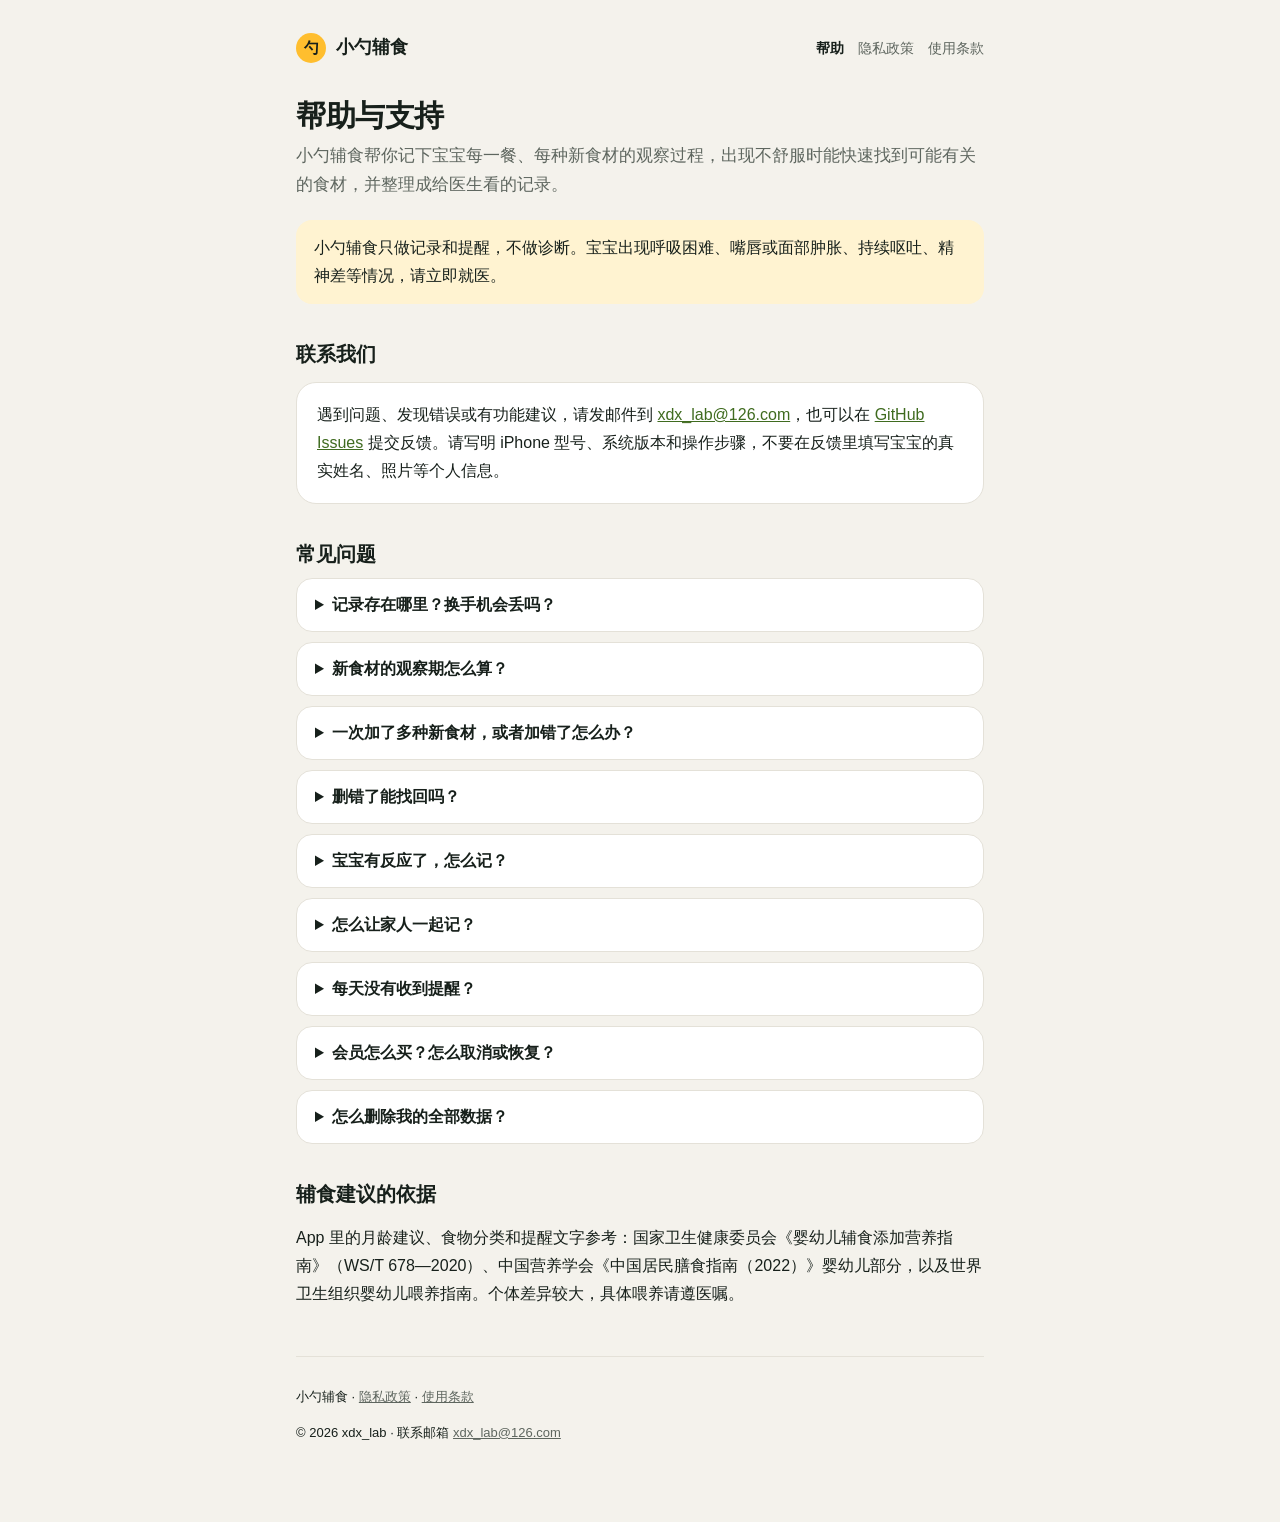
<file: index.html>
<!DOCTYPE html>
<html lang="zh-CN">
<head>
  <meta charset="utf-8">
  <meta name="viewport" content="width=device-width, initial-scale=1">
  <title>小勺辅食 · 帮助与支持</title>
  <meta name="description" content="小勺辅食：记录宝宝辅食与排敏过程的 iPhone App。常见问题、联系方式、隐私政策和使用条款。">
  <link rel="stylesheet" href="style.css">
</head>
<body>
<div class="wrap">
  <header class="site">
    <a class="brand" href="./"><span class="dot">勺</span>小勺辅食</a>
    <nav class="links">
      <a href="./" aria-current="page">帮助</a>
      <a href="privacy.html">隐私政策</a>
      <a href="terms.html">使用条款</a>
    </nav>
  </header>

  <h1>帮助与支持</h1>
  <p class="lead">小勺辅食帮你记下宝宝每一餐、每种新食材的观察过程，出现不舒服时能快速找到可能有关的食材，并整理成给医生看的记录。</p>

  <div class="notice">
    <p>小勺辅食只做记录和提醒，不做诊断。宝宝出现呼吸困难、嘴唇或面部肿胀、持续呕吐、精神差等情况，请立即就医。</p>
  </div>

  <h2>联系我们</h2>
  <div class="card">
    <p>遇到问题、发现错误或有功能建议，请发邮件到 <a href="mailto:xdx_lab@126.com">xdx_lab@126.com</a>，也可以在 <a href="https://github.com/xdx888999/xsfs-support/issues">GitHub Issues</a> 提交反馈。请写明 iPhone 型号、系统版本和操作步骤，不要在反馈里填写宝宝的真实姓名、照片等个人信息。</p>
  </div>

  <h2>常见问题</h2>

  <details>
    <summary>记录存在哪里？换手机会丢吗？</summary>
    <p>记录保存在手机上，并通过你自己的 iCloud 同步。换新手机时登录同一个 Apple 账户、打开 iCloud，再安装小勺辅食，记录会自动同步回来。没有登录 iCloud 时只保存在本机，删除 App 后无法恢复，建议定期在「我的 › 导出全部数据」备份。</p>
  </details>

  <details>
    <summary>新食材的观察期怎么算？</summary>
    <p>第一次记到某种食材时，会自动开始观察，首次吃的当天算第 1 天。观察天数默认 3 天，可以在「我的 › 观察天数」改成 2～5 天。观察期内每天可以点「今天一切正常」确认；观察期满且没有记录反应，下次打开 App 时会自动标为「已通过」。</p>
  </details>

  <details>
    <summary>一次加了多种新食材，或者加错了怎么办？</summary>
    <p>在首页「今天吃了」里点开那一餐，取消勾选加错的食材再保存。如果这种食材没有在其他餐里出现过，它的观察会自动取消，回到「未尝试」。也可以长按首页的观察卡片，直接跳到那一餐修改。</p>
  </details>

  <details>
    <summary>删错了能找回吗？</summary>
    <p>删除一餐、反应记录、奶量、计划、常用搭配或自定义食材后，屏幕底部会出现「撤回」，几秒内点一下就能恢复。删除宝宝和「删除全部数据」不能撤回，操作前会再次确认。</p>
  </details>

  <details>
    <summary>宝宝有反应了，怎么记？</summary>
    <p>在观察卡片上点「有反应」，选症状和程度，可以拍照。App 会列出近 72 小时第一次吃的食材供你勾选为「可疑」，被标为可疑的食材不会再自动通过。记错了可以在首页或日历里点开这条反应修改或删除，只因这条记录被标为可疑的食材会恢复原来的状态。</p>
  </details>

  <details>
    <summary>怎么让家人一起记？</summary>
    <p>在「我的 › 家人共享」里邀请家人。对方需要使用 iPhone、登录 iCloud 并安装小勺辅食，点开邀请链接即可加入。免费版可邀请 2 位家人，会员不限人数。长辈可以在自己的手机上开启「长辈模式」，界面只有大字和几个按钮。</p>
  </details>

  <details>
    <summary>每天没有收到提醒？</summary>
    <p>提醒只在有食材正在观察时发送。请检查：iPhone「设置 › 通知 › 小勺辅食」是否允许通知；「我的 › 每日提醒」时间是否正确；专注模式是否屏蔽了通知。开启了「长辈模式」的手机不发送提醒，提醒会发到其他家人的手机上。</p>
  </details>

  <details>
    <summary>会员怎么买？怎么取消或恢复？</summary>
    <p>会员有两种：年付（前 7 天免费，之后按年自动续费）和终身买断。购买、续费和退款都由 Apple 处理。取消自动续费：打开 iPhone「设置」，点你的名字 › 订阅 › 小勺辅食，至少在当前周期结束前 24 小时取消。换手机或重装后，在会员页点「恢复购买」即可。</p>
  </details>

  <details>
    <summary>怎么删除我的全部数据？</summary>
    <p>在「我的 › 删除全部数据」可以一次删除你创建的所有宝宝、记录和照片，iCloud 里的副本也会一起删除，无法恢复。家人共享给你的宝宝不受影响。详细说明见<a href="privacy.html">隐私政策</a>。</p>
  </details>

  <h2>辅食建议的依据</h2>
  <p>App 里的月龄建议、食物分类和提醒文字参考：国家卫生健康委员会《婴幼儿辅食添加营养指南》（WS/T 678—2020）、中国营养学会《中国居民膳食指南（2022）》婴幼儿部分，以及世界卫生组织婴幼儿喂养指南。个体差异较大，具体喂养请遵医嘱。</p>

  <footer class="site">
    <p>小勺辅食 · <a href="privacy.html">隐私政策</a> · <a href="terms.html">使用条款</a></p>
    <p>© 2026 xdx_lab · 联系邮箱 <a href="mailto:xdx_lab@126.com">xdx_lab@126.com</a></p>
  </footer>
</div>
</body>
</html>
</file>
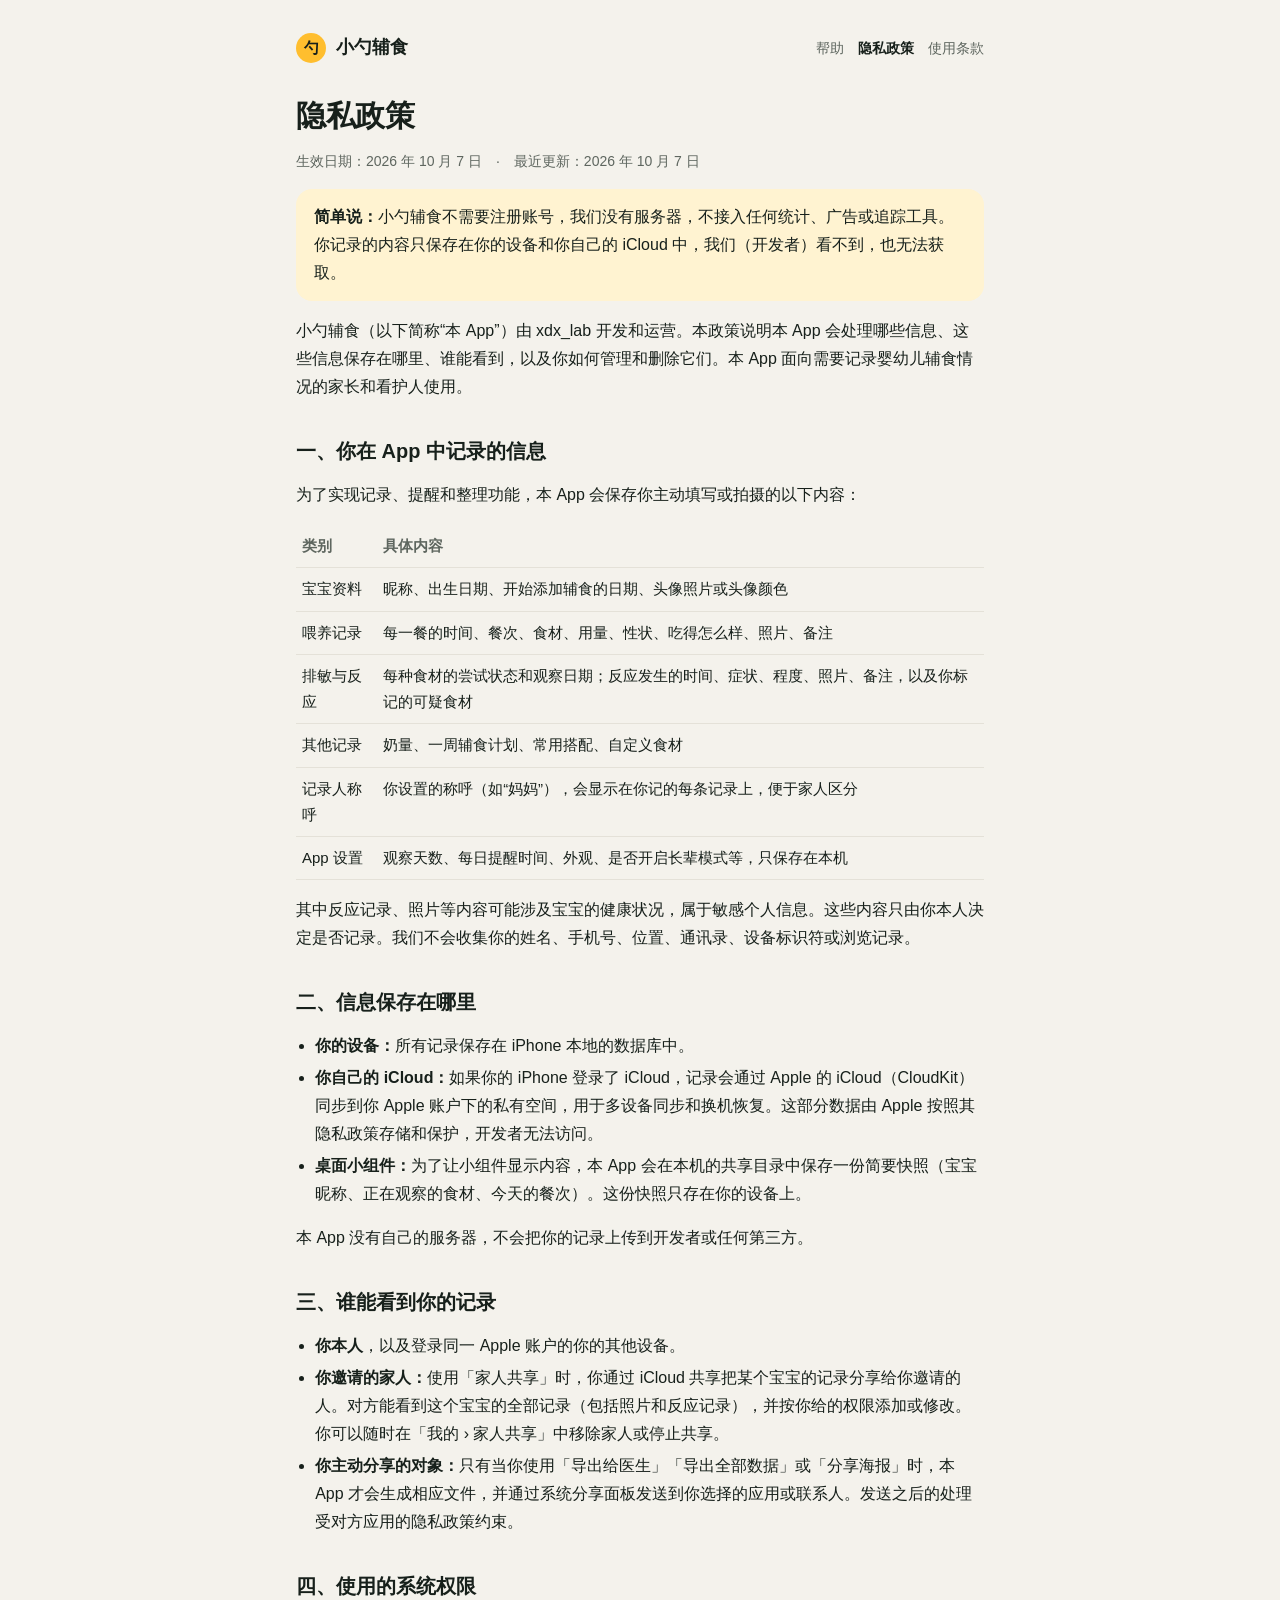
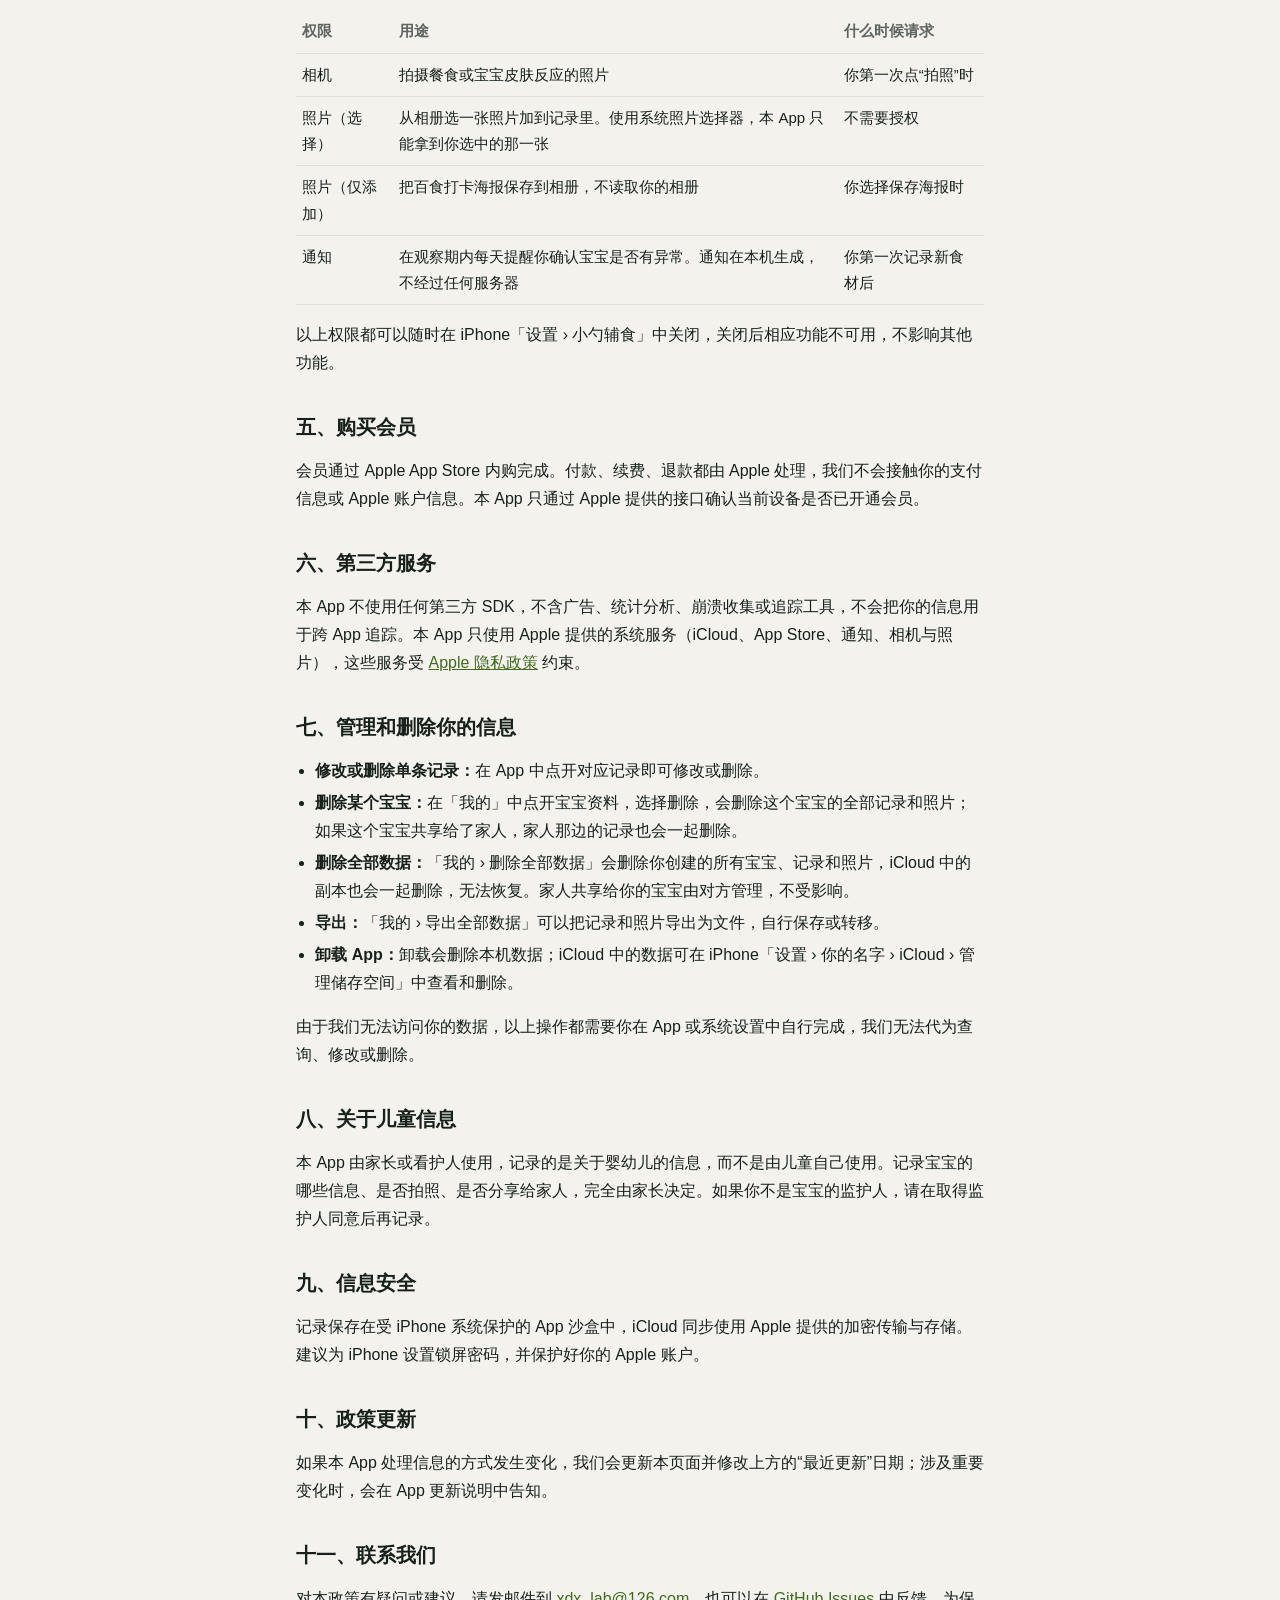
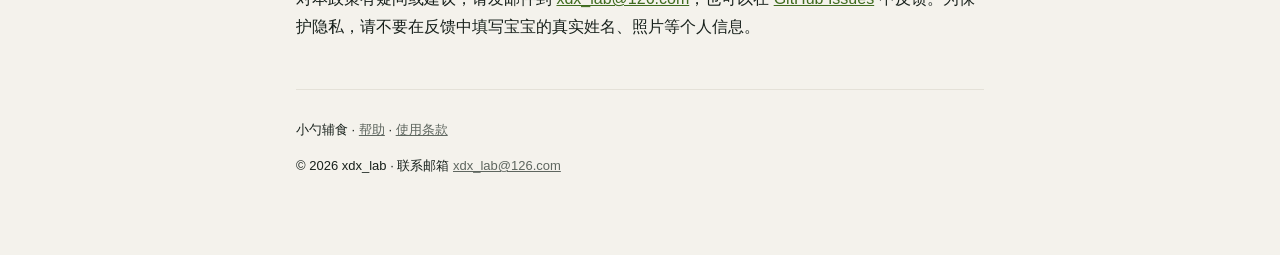
<file: privacy.html>
<!DOCTYPE html>
<html lang="zh-CN">
<head>
  <meta charset="utf-8">
  <meta name="viewport" content="width=device-width, initial-scale=1">
  <title>小勺辅食 · 隐私政策</title>
  <meta name="description" content="小勺辅食隐私政策：不需要注册，没有服务器，记录只保存在你的设备和你自己的 iCloud 中。">
  <link rel="stylesheet" href="style.css">
</head>
<body>
<div class="wrap">
  <header class="site">
    <a class="brand" href="./"><span class="dot">勺</span>小勺辅食</a>
    <nav class="links">
      <a href="./">帮助</a>
      <a href="privacy.html" aria-current="page">隐私政策</a>
      <a href="terms.html">使用条款</a>
    </nav>
  </header>

  <h1>隐私政策</h1>
  <p class="muted">生效日期：2026 年 10 月 7 日　·　最近更新：2026 年 10 月 7 日</p>

  <div class="notice">
    <p><strong>简单说：</strong>小勺辅食不需要注册账号，我们没有服务器，不接入任何统计、广告或追踪工具。你记录的内容只保存在你的设备和你自己的 iCloud 中，我们（开发者）看不到，也无法获取。</p>
  </div>

  <p>小勺辅食（以下简称“本 App”）由 xdx_lab 开发和运营。本政策说明本 App 会处理哪些信息、这些信息保存在哪里、谁能看到，以及你如何管理和删除它们。本 App 面向需要记录婴幼儿辅食情况的家长和看护人使用。</p>

  <h2>一、你在 App 中记录的信息</h2>
  <p>为了实现记录、提醒和整理功能，本 App 会保存你主动填写或拍摄的以下内容：</p>
  <div class="table-scroll">
  <table>
    <tr><th>类别</th><th>具体内容</th></tr>
    <tr><td>宝宝资料</td><td>昵称、出生日期、开始添加辅食的日期、头像照片或头像颜色</td></tr>
    <tr><td>喂养记录</td><td>每一餐的时间、餐次、食材、用量、性状、吃得怎么样、照片、备注</td></tr>
    <tr><td>排敏与反应</td><td>每种食材的尝试状态和观察日期；反应发生的时间、症状、程度、照片、备注，以及你标记的可疑食材</td></tr>
    <tr><td>其他记录</td><td>奶量、一周辅食计划、常用搭配、自定义食材</td></tr>
    <tr><td>记录人称呼</td><td>你设置的称呼（如“妈妈”），会显示在你记的每条记录上，便于家人区分</td></tr>
    <tr><td>App 设置</td><td>观察天数、每日提醒时间、外观、是否开启长辈模式等，只保存在本机</td></tr>
  </table>
  </div>
  <p>其中反应记录、照片等内容可能涉及宝宝的健康状况，属于敏感个人信息。这些内容只由你本人决定是否记录。我们不会收集你的姓名、手机号、位置、通讯录、设备标识符或浏览记录。</p>

  <h2>二、信息保存在哪里</h2>
  <ul>
    <li><strong>你的设备：</strong>所有记录保存在 iPhone 本地的数据库中。</li>
    <li><strong>你自己的 iCloud：</strong>如果你的 iPhone 登录了 iCloud，记录会通过 Apple 的 iCloud（CloudKit）同步到你 Apple 账户下的私有空间，用于多设备同步和换机恢复。这部分数据由 Apple 按照其隐私政策存储和保护，开发者无法访问。</li>
    <li><strong>桌面小组件：</strong>为了让小组件显示内容，本 App 会在本机的共享目录中保存一份简要快照（宝宝昵称、正在观察的食材、今天的餐次）。这份快照只存在你的设备上。</li>
  </ul>
  <p>本 App 没有自己的服务器，不会把你的记录上传到开发者或任何第三方。</p>

  <h2>三、谁能看到你的记录</h2>
  <ul>
    <li><strong>你本人</strong>，以及登录同一 Apple 账户的你的其他设备。</li>
    <li><strong>你邀请的家人：</strong>使用「家人共享」时，你通过 iCloud 共享把某个宝宝的记录分享给你邀请的人。对方能看到这个宝宝的全部记录（包括照片和反应记录），并按你给的权限添加或修改。你可以随时在「我的 › 家人共享」中移除家人或停止共享。</li>
    <li><strong>你主动分享的对象：</strong>只有当你使用「导出给医生」「导出全部数据」或「分享海报」时，本 App 才会生成相应文件，并通过系统分享面板发送到你选择的应用或联系人。发送之后的处理受对方应用的隐私政策约束。</li>
  </ul>

  <h2>四、使用的系统权限</h2>
  <div class="table-scroll">
  <table>
    <tr><th>权限</th><th>用途</th><th>什么时候请求</th></tr>
    <tr><td>相机</td><td>拍摄餐食或宝宝皮肤反应的照片</td><td>你第一次点“拍照”时</td></tr>
    <tr><td>照片（选择）</td><td>从相册选一张照片加到记录里。使用系统照片选择器，本 App 只能拿到你选中的那一张</td><td>不需要授权</td></tr>
    <tr><td>照片（仅添加）</td><td>把百食打卡海报保存到相册，不读取你的相册</td><td>你选择保存海报时</td></tr>
    <tr><td>通知</td><td>在观察期内每天提醒你确认宝宝是否有异常。通知在本机生成，不经过任何服务器</td><td>你第一次记录新食材后</td></tr>
  </table>
  </div>
  <p>以上权限都可以随时在 iPhone「设置 › 小勺辅食」中关闭，关闭后相应功能不可用，不影响其他功能。</p>

  <h2>五、购买会员</h2>
  <p>会员通过 Apple App Store 内购完成。付款、续费、退款都由 Apple 处理，我们不会接触你的支付信息或 Apple 账户信息。本 App 只通过 Apple 提供的接口确认当前设备是否已开通会员。</p>

  <h2>六、第三方服务</h2>
  <p>本 App 不使用任何第三方 SDK，不含广告、统计分析、崩溃收集或追踪工具，不会把你的信息用于跨 App 追踪。本 App 只使用 Apple 提供的系统服务（iCloud、App Store、通知、相机与照片），这些服务受 <a href="https://www.apple.com.cn/legal/privacy/">Apple 隐私政策</a> 约束。</p>

  <h2>七、管理和删除你的信息</h2>
  <ul>
    <li><strong>修改或删除单条记录：</strong>在 App 中点开对应记录即可修改或删除。</li>
    <li><strong>删除某个宝宝：</strong>在「我的」中点开宝宝资料，选择删除，会删除这个宝宝的全部记录和照片；如果这个宝宝共享给了家人，家人那边的记录也会一起删除。</li>
    <li><strong>删除全部数据：</strong>「我的 › 删除全部数据」会删除你创建的所有宝宝、记录和照片，iCloud 中的副本也会一起删除，无法恢复。家人共享给你的宝宝由对方管理，不受影响。</li>
    <li><strong>导出：</strong>「我的 › 导出全部数据」可以把记录和照片导出为文件，自行保存或转移。</li>
    <li><strong>卸载 App：</strong>卸载会删除本机数据；iCloud 中的数据可在 iPhone「设置 › 你的名字 › iCloud › 管理储存空间」中查看和删除。</li>
  </ul>
  <p>由于我们无法访问你的数据，以上操作都需要你在 App 或系统设置中自行完成，我们无法代为查询、修改或删除。</p>

  <h2>八、关于儿童信息</h2>
  <p>本 App 由家长或看护人使用，记录的是关于婴幼儿的信息，而不是由儿童自己使用。记录宝宝的哪些信息、是否拍照、是否分享给家人，完全由家长决定。如果你不是宝宝的监护人，请在取得监护人同意后再记录。</p>

  <h2>九、信息安全</h2>
  <p>记录保存在受 iPhone 系统保护的 App 沙盒中，iCloud 同步使用 Apple 提供的加密传输与存储。建议为 iPhone 设置锁屏密码，并保护好你的 Apple 账户。</p>

  <h2>十、政策更新</h2>
  <p>如果本 App 处理信息的方式发生变化，我们会更新本页面并修改上方的“最近更新”日期；涉及重要变化时，会在 App 更新说明中告知。</p>

  <h2>十一、联系我们</h2>
  <p>对本政策有疑问或建议，请发邮件到 <a href="mailto:xdx_lab@126.com">xdx_lab@126.com</a>，也可以在 <a href="https://github.com/xdx888999/xsfs-support/issues">GitHub Issues</a> 中反馈。为保护隐私，请不要在反馈中填写宝宝的真实姓名、照片等个人信息。</p>

  <footer class="site">
    <p>小勺辅食 · <a href="./">帮助</a> · <a href="terms.html">使用条款</a></p>
    <p>© 2026 xdx_lab · 联系邮箱 <a href="mailto:xdx_lab@126.com">xdx_lab@126.com</a></p>
  </footer>
</div>
</body>
</html>
</file>
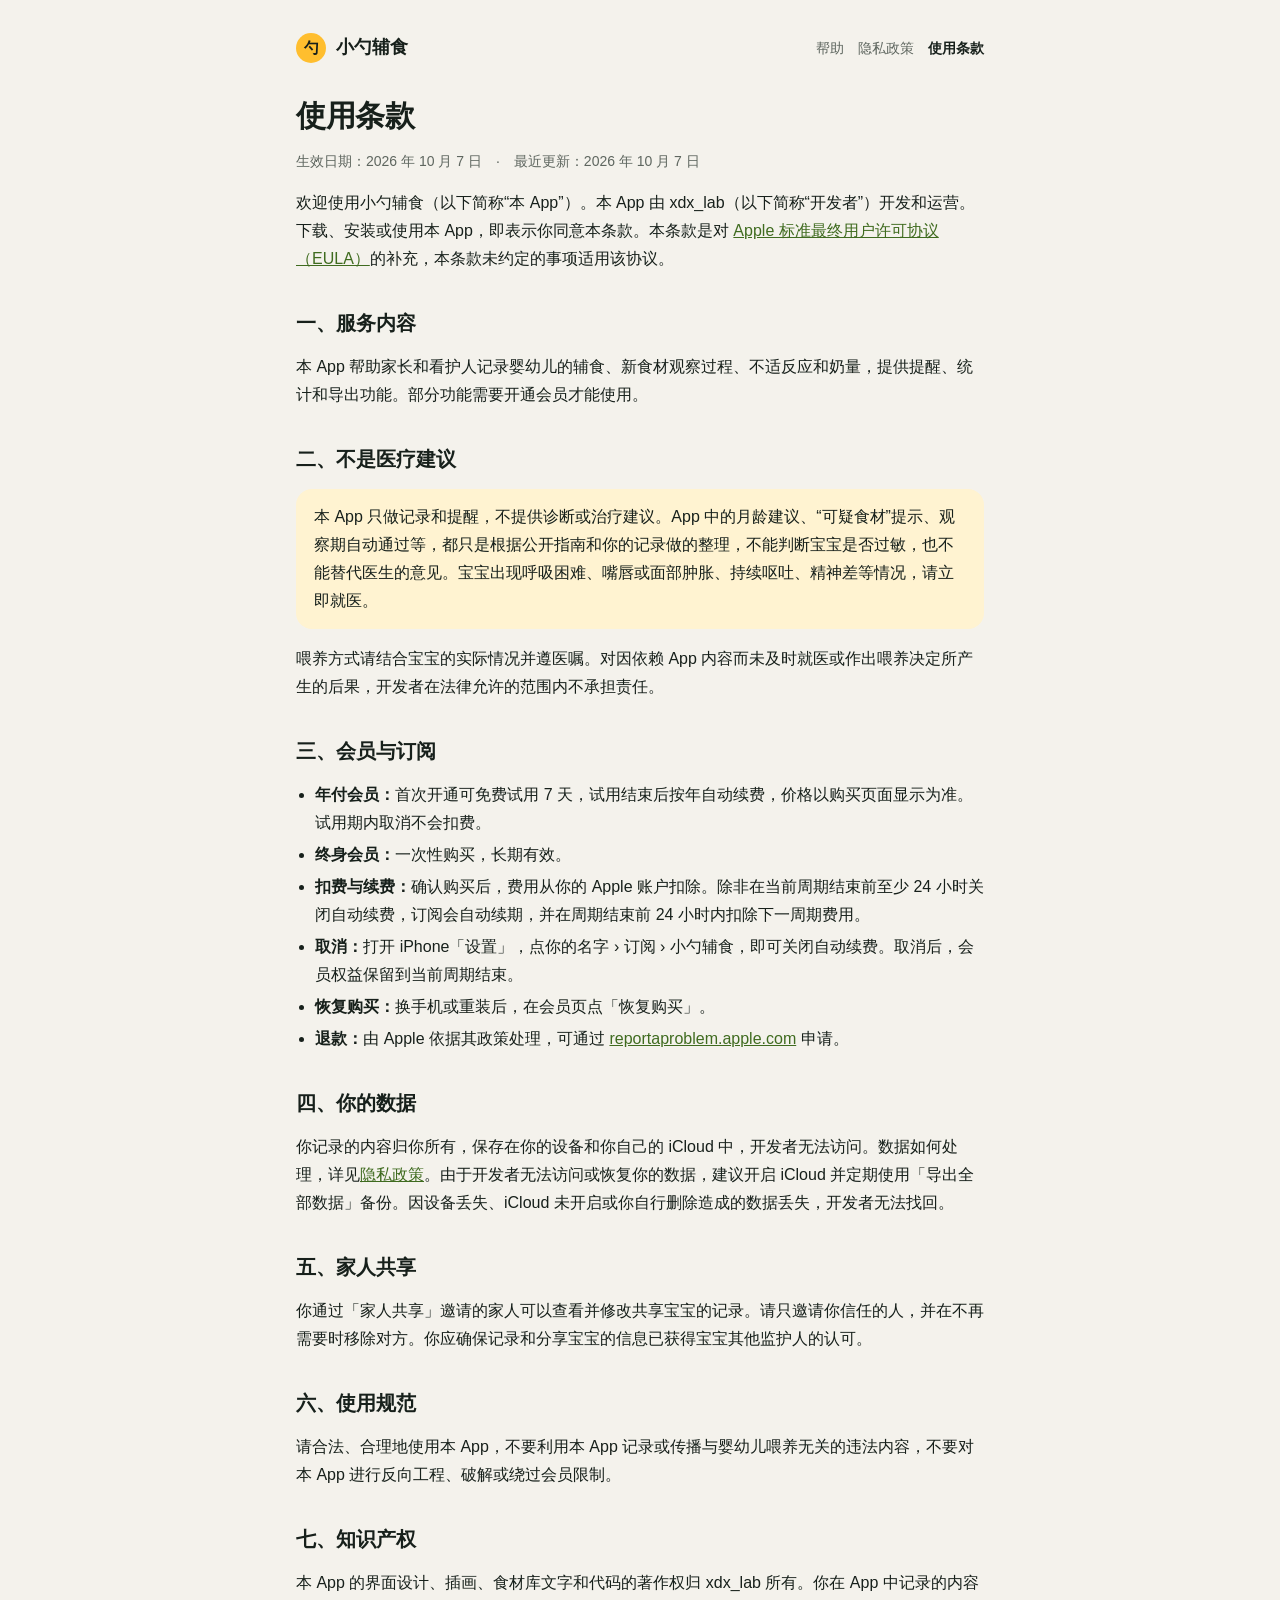
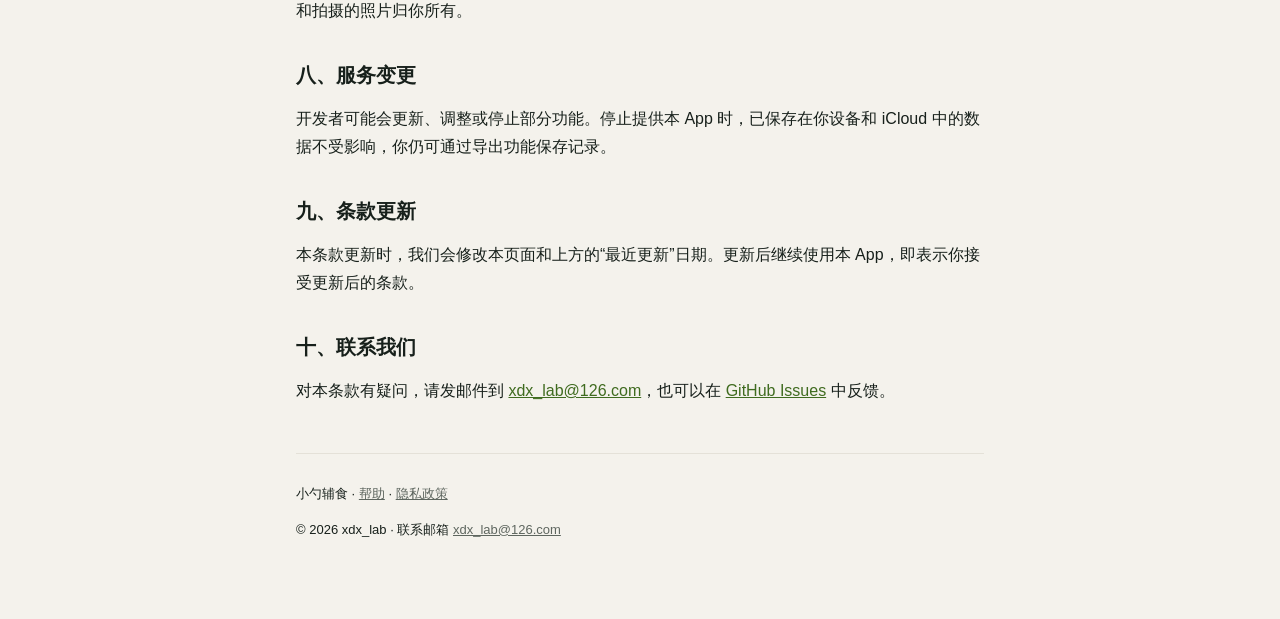
<file: terms.html>
<!DOCTYPE html>
<html lang="zh-CN">
<head>
  <meta charset="utf-8">
  <meta name="viewport" content="width=device-width, initial-scale=1">
  <title>小勺辅食 · 使用条款</title>
  <meta name="description" content="小勺辅食使用条款：服务说明、非医疗建议声明、会员订阅与取消方式。">
  <link rel="stylesheet" href="style.css">
</head>
<body>
<div class="wrap">
  <header class="site">
    <a class="brand" href="./"><span class="dot">勺</span>小勺辅食</a>
    <nav class="links">
      <a href="./">帮助</a>
      <a href="privacy.html">隐私政策</a>
      <a href="terms.html" aria-current="page">使用条款</a>
    </nav>
  </header>

  <h1>使用条款</h1>
  <p class="muted">生效日期：2026 年 10 月 7 日　·　最近更新：2026 年 10 月 7 日</p>

  <p>欢迎使用小勺辅食（以下简称“本 App”）。本 App 由 xdx_lab（以下简称“开发者”）开发和运营。下载、安装或使用本 App，即表示你同意本条款。本条款是对 <a href="https://www.apple.com/legal/internet-services/itunes/dev/stdeula/">Apple 标准最终用户许可协议（EULA）</a>的补充，本条款未约定的事项适用该协议。</p>

  <h2>一、服务内容</h2>
  <p>本 App 帮助家长和看护人记录婴幼儿的辅食、新食材观察过程、不适反应和奶量，提供提醒、统计和导出功能。部分功能需要开通会员才能使用。</p>

  <h2>二、不是医疗建议</h2>
  <div class="notice">
    <p>本 App 只做记录和提醒，不提供诊断或治疗建议。App 中的月龄建议、“可疑食材”提示、观察期自动通过等，都只是根据公开指南和你的记录做的整理，不能判断宝宝是否过敏，也不能替代医生的意见。宝宝出现呼吸困难、嘴唇或面部肿胀、持续呕吐、精神差等情况，请立即就医。</p>
  </div>
  <p>喂养方式请结合宝宝的实际情况并遵医嘱。对因依赖 App 内容而未及时就医或作出喂养决定所产生的后果，开发者在法律允许的范围内不承担责任。</p>

  <h2>三、会员与订阅</h2>
  <ul>
    <li><strong>年付会员：</strong>首次开通可免费试用 7 天，试用结束后按年自动续费，价格以购买页面显示为准。试用期内取消不会扣费。</li>
    <li><strong>终身会员：</strong>一次性购买，长期有效。</li>
    <li><strong>扣费与续费：</strong>确认购买后，费用从你的 Apple 账户扣除。除非在当前周期结束前至少 24 小时关闭自动续费，订阅会自动续期，并在周期结束前 24 小时内扣除下一周期费用。</li>
    <li><strong>取消：</strong>打开 iPhone「设置」，点你的名字 › 订阅 › 小勺辅食，即可关闭自动续费。取消后，会员权益保留到当前周期结束。</li>
    <li><strong>恢复购买：</strong>换手机或重装后，在会员页点「恢复购买」。</li>
    <li><strong>退款：</strong>由 Apple 依据其政策处理，可通过 <a href="https://reportaproblem.apple.com/">reportaproblem.apple.com</a> 申请。</li>
  </ul>

  <h2>四、你的数据</h2>
  <p>你记录的内容归你所有，保存在你的设备和你自己的 iCloud 中，开发者无法访问。数据如何处理，详见<a href="privacy.html">隐私政策</a>。由于开发者无法访问或恢复你的数据，建议开启 iCloud 并定期使用「导出全部数据」备份。因设备丢失、iCloud 未开启或你自行删除造成的数据丢失，开发者无法找回。</p>

  <h2>五、家人共享</h2>
  <p>你通过「家人共享」邀请的家人可以查看并修改共享宝宝的记录。请只邀请你信任的人，并在不再需要时移除对方。你应确保记录和分享宝宝的信息已获得宝宝其他监护人的认可。</p>

  <h2>六、使用规范</h2>
  <p>请合法、合理地使用本 App，不要利用本 App 记录或传播与婴幼儿喂养无关的违法内容，不要对本 App 进行反向工程、破解或绕过会员限制。</p>

  <h2>七、知识产权</h2>
  <p>本 App 的界面设计、插画、食材库文字和代码的著作权归 xdx_lab 所有。你在 App 中记录的内容和拍摄的照片归你所有。</p>

  <h2>八、服务变更</h2>
  <p>开发者可能会更新、调整或停止部分功能。停止提供本 App 时，已保存在你设备和 iCloud 中的数据不受影响，你仍可通过导出功能保存记录。</p>

  <h2>九、条款更新</h2>
  <p>本条款更新时，我们会修改本页面和上方的“最近更新”日期。更新后继续使用本 App，即表示你接受更新后的条款。</p>

  <h2>十、联系我们</h2>
  <p>对本条款有疑问，请发邮件到 <a href="mailto:xdx_lab@126.com">xdx_lab@126.com</a>，也可以在 <a href="https://github.com/xdx888999/xsfs-support/issues">GitHub Issues</a> 中反馈。</p>

  <footer class="site">
    <p>小勺辅食 · <a href="./">帮助</a> · <a href="privacy.html">隐私政策</a></p>
    <p>© 2026 xdx_lab · 联系邮箱 <a href="mailto:xdx_lab@126.com">xdx_lab@126.com</a></p>
  </footer>
</div>
</body>
</html>
</file>
<file: style.css>
/* 小勺辅食 · 支持站点。配色取自 App：蛋黄黄、墨绿黑、米白底 */
:root {
  --ground: #F4F2EC;
  --card: #FFFFFF;
  --ink: #17201B;
  --ink-2: #5E665F;
  --line: #E4E1D8;
  --yolk: #FFBE2E;
  --yolk-soft: #FFF3D1;
  --pea: #8DB83C;
  --link: #3F6B1F;
}

@media (prefers-color-scheme: dark) {
  :root {
    --ground: #111613;
    --card: #1B221E;
    --ink: #E8ECE5;
    --ink-2: #A3ABA4;
    --line: #2C352F;
    --yolk-soft: #3A3018;
    --link: #B7DC74;
  }
}

* { box-sizing: border-box; }

html { -webkit-text-size-adjust: 100%; }

body {
  margin: 0;
  background: var(--ground);
  color: var(--ink);
  font-family: -apple-system, BlinkMacSystemFont, "PingFang SC", "Hiragino Sans GB", "Microsoft YaHei", sans-serif;
  font-size: 16px;
  line-height: 1.75;
}

.wrap {
  max-width: 720px;
  margin: 0 auto;
  padding: 24px 16px 64px;
}

header.site {
  display: flex;
  flex-wrap: wrap;
  align-items: center;
  justify-content: space-between;
  gap: 12px;
  padding: 8px 0 24px;
}

.brand {
  display: flex;
  align-items: center;
  gap: 10px;
  color: var(--ink);
  text-decoration: none;
  font-weight: 800;
  font-size: 18px;
  white-space: nowrap;
}

.brand .dot {
  width: 30px;
  height: 30px;
  border-radius: 50%;
  background: var(--yolk);
  display: inline-flex;
  align-items: center;
  justify-content: center;
  font-size: 15px;
  color: #17201B;
}

nav.links { display: flex; gap: 14px; flex-wrap: wrap; font-size: 14px; }
nav.links a { color: var(--ink-2); text-decoration: none; }
nav.links a[aria-current="page"] { color: var(--ink); font-weight: 700; }

h1 { font-size: 30px; line-height: 1.3; margin: 8px 0 6px; letter-spacing: -0.5px; }
h2 { font-size: 20px; line-height: 1.4; margin: 36px 0 10px; }
h3 { font-size: 16px; margin: 20px 0 4px; }
p, li { color: var(--ink); }
.muted { color: var(--ink-2); font-size: 14px; }
a { color: var(--link); }

.lead { font-size: 17px; color: var(--ink-2); margin: 0 0 20px; }

.card {
  background: var(--card);
  border: 1px solid var(--line);
  border-radius: 20px;
  padding: 18px 20px;
  margin: 14px 0;
}

.notice {
  background: var(--yolk-soft);
  border-radius: 16px;
  padding: 14px 18px;
  margin: 16px 0;
}

.notice p { margin: 0; }

ul { padding-left: 1.2em; }
li { margin: 4px 0; }

details {
  background: var(--card);
  border: 1px solid var(--line);
  border-radius: 16px;
  padding: 12px 18px;
  margin: 10px 0;
}

details summary { cursor: pointer; font-weight: 700; }
details[open] summary { margin-bottom: 6px; }

table { width: 100%; border-collapse: collapse; font-size: 15px; }
th, td { text-align: left; padding: 8px 6px; border-bottom: 1px solid var(--line); vertical-align: top; }
th { color: var(--ink-2); font-weight: 600; white-space: nowrap; }

.table-scroll { overflow-x: auto; }

footer.site {
  margin-top: 48px;
  padding-top: 16px;
  border-top: 1px solid var(--line);
  font-size: 13px;
  color: var(--ink-2);
}

footer.site a { color: var(--ink-2); }

.card > p:first-child { margin-top: 0; }
.card > p:last-child { margin-bottom: 0; }
</file>
